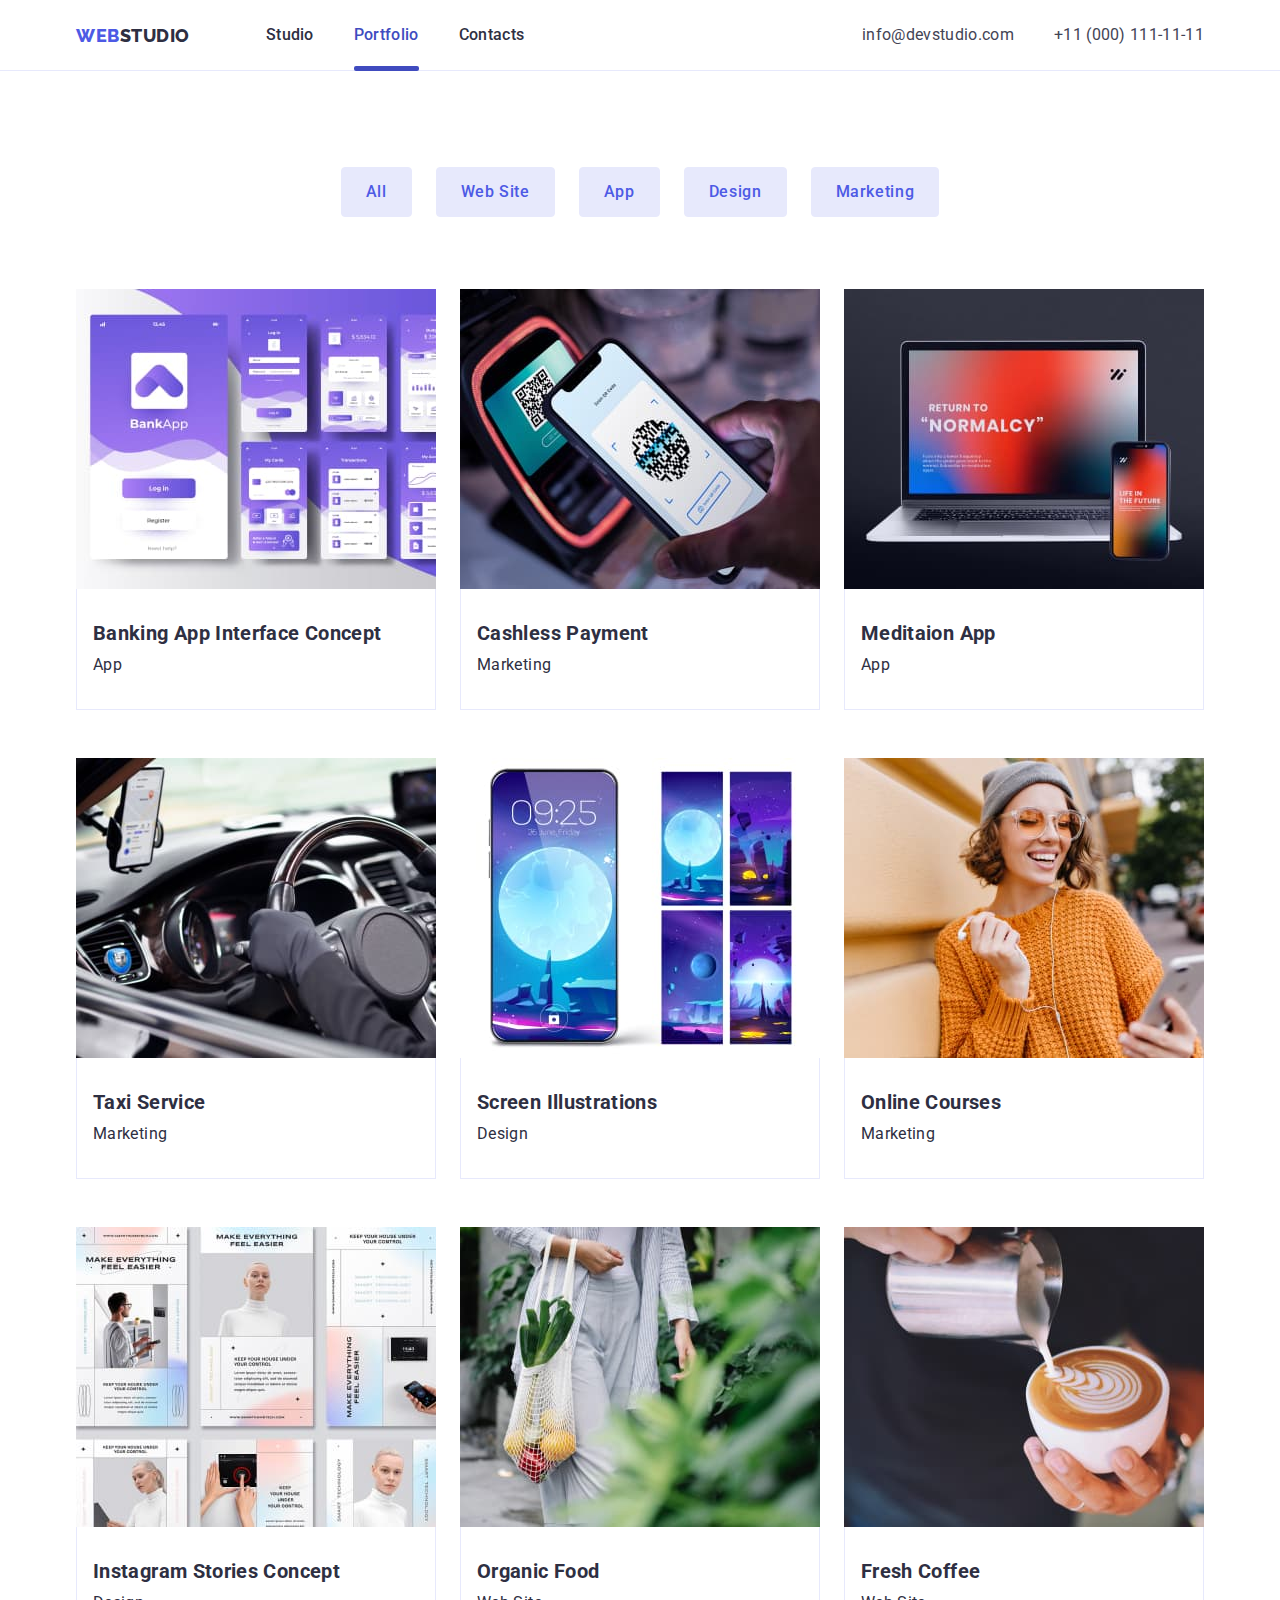
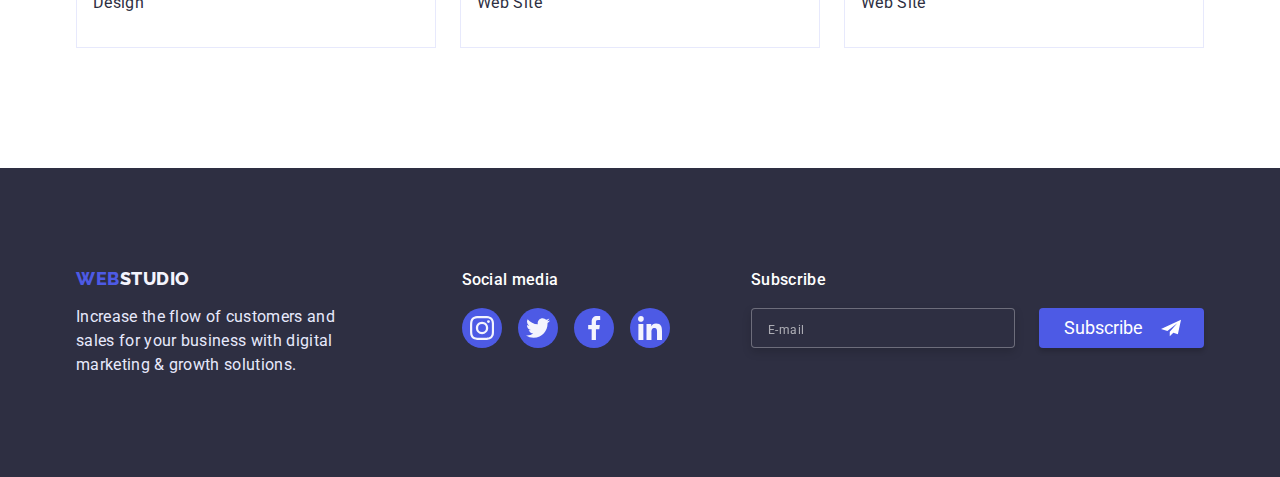
<file: portfolio.html>
<!DOCTYPE html>
<html lang="en">
  <head>
    <meta charset="UTF-8" />
    <meta http-equiv="X-UA-Compatible" content="IE=edge" />
    <meta name="viewport" content="width=device-width, initial-scale=1.0" />
    <title>Document</title>
    <!-- fonst -->
    <link rel="preconnect" href="https://fonts.googleapis.com" />
    <link rel="preconnect" href="https://fonts.gstatic.com" crossorigin />
    <link
      href="https://fonts.googleapis.com/css2?family=Raleway:wght@800&family=Roboto:wght@400;500;700;900&display=swap"
      rel="stylesheet"
    />
    <!-- modern-normalize -->
    <link
      rel="stylesheet"
      href="https://cdn.jsdelivr.net/npm/modern-normalize@1.1.0/modern-normalize.min.css"
    />
    <!-- Custom styles -->
    <link rel="stylesheet" href="./css/styles.css" />
  </head>

  <body>
    <header class="header">
      <div class="header-container container">
        <a class="header-logo link" href=""
          ><span class="header-logo-blue">Web</span>Studio</a
        >
        <nav class="header-nav">
          <ul class="header-list">
            <li class="header-item">
              <a class="header-link link" href="./index.html">Studio</a>
            </li>
            <li class="header-item">
              <a class="header-link link header-current" href="./portfolio.html"
                >Portfolio</a
              >
            </li>
            <li class="header-item">
              <a class="header-link link" href="">Contacts</a>
            </li>
          </ul>
        </nav>
        <address>
          <ul class="header-address">
            <li>
              <a class="header-contakt link" href="mailto:info@devstudio.com"
                >info@devstudio.com</a
              >
            </li>
            <li>
              <a class="header-contakt link" href="tel:+110001111111"
                >+11 (000) 111-11-11</a
              >
            </li>
          </ul>
        </address>
      </div>
    </header>
    <main>
      <!-- filters -->
      <section class="button section">
        <div class="container">
          <h1 hidden>Portfolio</h1>
          <ul class="btn-flex">
            <li>
              <button class="header-button btn" type="button">All</button>
            </li>
            <li>
              <button class="header-button btn" type="button">Web Site</button>
            </li>
            <li>
              <button class="header-button btn" type="button">App</button>
            </li>
            <li>
              <button class="header-button btn" type="button">Design</button>
            </li>
            <li>
              <button class="header-button btn" type="button">Marketing</button>
            </li>
          </ul>

          <!-- row1-3 -->

          <ul class="portfolio-flex">
            <li class="flex-item portfolio">
              <a class="portfolio-link" href="">
                <div class="product-thumb">
                  <img
                    src="./images/portfolio/row1card1(1).jpg"
                    alt="Banking App Interface Concept"
                    width="360"
                    height="300"
                  />

                  <div class="overlay">
                    <p>
                      14 Stylish and User-Friendly App Design Concepts · Task
                      Manager App · Calorie Tracker App · Exotic Fruit Ecommerce
                      App · Cloud Storage App
                    </p>
                  </div>
                </div>

                <div class="portfolio-bloc-item">
                  <h2 class="portfolio-caption">
                    Banking App Interface Concept
                  </h2>
                  <p class="portfolio-text">App</p>
                </div>
              </a>
            </li>

            <li class="flex-item">
              <a class="portfolio-link" href="">
                <div class="product-thumb">
                  <img
                    src="./images/portfolio/row1card2(1).jpg"
                    alt="Cashless Payment"
                    width="360"
                    height="300"
                  />
                  <div class="overlay">
                    <p>
                      14 Stylish and User-Friendly App Design Concepts · Task
                      Manager App · Calorie Tracker App · Exotic Fruit Ecommerce
                      App · Cloud Storage App
                    </p>
                  </div>
                </div>
                <div class="portfolio-bloc-item">
                  <h2 class="portfolio-caption">Cashless Payment</h2>
                  <p class="portfolio-text">Marketing</p>
                </div>
              </a>
            </li>

            <li class="flex-item">
              <a class="portfolio-link" href="">
                <div class="product-thumb">
                  <img
                    src="./images/portfolio/row1card3(1).jpg"
                    alt="Meditaion App"
                    width="360"
                    height="300"
                  />
                  <div class="overlay">
                    <p>
                      14 Stylish and User-Friendly App Design Concepts · Task
                      Manager App · Calorie Tracker App · Exotic Fruit Ecommerce
                      App · Cloud Storage App
                    </p>
                  </div>
                </div>
                <div class="portfolio-bloc-item">
                  <h2 class="portfolio-caption">Meditaion App</h2>
                  <p class="portfolio-text">App</p>
                </div>
              </a>
            </li>

            <li class="flex-item">
              <a class="portfolio-link" href="">
                <div class="product-thumb">
                  <img
                    src="./images/portfolio/row2card1(1).jpg"
                    alt="Taxi Service"
                    width="360"
                    height="300"
                  />
                  <div class="overlay">
                    <p>
                      14 Stylish and User-Friendly App Design Concepts · Task
                      Manager App · Calorie Tracker App · Exotic Fruit Ecommerce
                      App · Cloud Storage App
                    </p>
                  </div>
                </div>
                <div class="portfolio-bloc-item">
                  <h2 class="portfolio-caption">Taxi Service</h2>
                  <p class="portfolio-text">Marketing</p>
                </div>
              </a>
            </li>

            <li class="flex-item">
              <a class="portfolio-link" href="">
                <div class="product-thumb">
                  <img
                    src="./images/portfolio/row2card2(1).jpg"
                    alt="Screen Illustrations"
                    width="360"
                    height="300"
                  />
                  <div class="overlay">
                    <p>
                      14 Stylish and User-Friendly App Design Concepts · Task
                      Manager App · Calorie Tracker App · Exotic Fruit Ecommerce
                      App · Cloud Storage App
                    </p>
                  </div>
                </div>
                <div class="portfolio-bloc-item">
                  <h2 class="portfolio-caption">Screen Illustrations</h2>
                  <p class="portfolio-text">Design</p>
                </div>
              </a>
            </li>

            <li class="flex-item">
              <a class="portfolio-link" href="">
                <div class="product-thumb">
                  <img
                    src="./images/portfolio/row2card3(1).jpg"
                    alt="Online Courses"
                    width="360"
                    height="300"
                  />
                  <div class="overlay">
                    <p>
                      14 Stylish and User-Friendly App Design Concepts · Task
                      Manager App · Calorie Tracker App · Exotic Fruit Ecommerce
                      App · Cloud Storage App
                    </p>
                  </div>
                </div>
                <div class="portfolio-bloc-item">
                  <h2 class="portfolio-caption">Online Courses</h2>
                  <p class="portfolio-text">Marketing</p>
                </div>
              </a>
            </li>

            <li class="flex-item">
              <a class="portfolio-link" href="">
                <div class="product-thumb">
                  <img
                    src="./images/portfolio/row3card1(1).jpg"
                    alt="Instagram Stories Concept"
                    width="360"
                    height="300"
                  />
                  <div class="overlay">
                    <p>
                      14 Stylish and User-Friendly App Design Concepts · Task
                      Manager App · Calorie Tracker App · Exotic Fruit Ecommerce
                      App · Cloud Storage App
                    </p>
                  </div>
                </div>
                <div class="portfolio-bloc-item">
                  <h2 class="portfolio-caption">Instagram Stories Concept</h2>
                  <p class="portfolio-text">Design</p>
                </div>
              </a>
            </li>

            <li class="flex-item">
              <a class="portfolio-link" href="">
                <div class="product-thumb">
                  <img
                    src="./images/portfolio/row3card2(1).jpg"
                    alt="Organic Food"
                    width="360"
                    height="300"
                  />
                  <div class="overlay">
                    <p>
                      14 Stylish and User-Friendly App Design Concepts · Task
                      Manager App · Calorie Tracker App · Exotic Fruit Ecommerce
                      App · Cloud Storage App
                    </p>
                  </div>
                </div>
                <div class="portfolio-bloc-item">
                  <h2 class="portfolio-caption">Organic Food</h2>
                  <p class="portfolio-text">Web Site</p>
                </div>
              </a>
            </li>

            <li class="flex-item">
              <a class="portfolio-link" href="">
                <div class="product-thumb">
                  <img
                    src="./images/portfolio/row3card3(1).jpg"
                    alt="Fresh Coffee"
                    width="360"
                    height="300"
                  />
                  <div class="overlay">
                    <p>
                      14 Stylish and User-Friendly App Design Concepts · Task
                      Manager App · Calorie Tracker App · Exotic Fruit Ecommerce
                      App · Cloud Storage App
                    </p>
                  </div>
                </div>
                <div class="portfolio-bloc-item">
                  <h2 class="portfolio-caption">Fresh Coffee</h2>
                  <p class="portfolio-text">Web Site</p>
                </div>
              </a>
            </li>
          </ul>
        </div>
      </section>
    </main>
    <footer class="footer">
      <div class="container footer-bloc">
        <div class="footer-container">
          <a class="footer-logo link" href=""
            ><span class="footer-logo-blue">Web</span>Studio</a
          >

          <p class="logo-text">
            Increase the flow of customers and sales for your business with
            digital marketing & growth solutions.
          </p>
        </div>
        <div class="footer-sauce">
          <div>
            <h5 class="sauce-text">Social media</h5>
          </div>
          <div>
            <ul class="footer-sauce-bloc">
              <li class="socials-item">
                <a
                  class="socials-link sauce-socials-link"
                  href
                  aria-label="Instagram link"
                >
                  <svg class="socials-icon" width="24" height="24">
                    <use href="./images/icons.svg#icon-instagram"></use>
                  </svg>
                </a>
              </li>
              <li class="socials-item">
                <a
                  class="socials-link sauce-socials-link"
                  href
                  aria-label="Twitter link"
                >
                  <svg class="socials-icon" width="24" height="24">
                    <use href="./images/icons.svg#icon-twitter"></use>
                  </svg>
                </a>
              </li>
              <li class="socials-item">
                <a
                  class="socials-link sauce-socials-link"
                  href
                  aria-label="Twitter link"
                >
                  <svg class="socials-icon" width="24" height="24">
                    <use href="./images/icons.svg#icon-facebook"></use>
                  </svg>
                </a>
              </li>
              <li class="socials-item">
                <a
                  class="socials-link sauce-socials-link"
                  href
                  aria-label="Facebook link"
                >
                  <svg class="socials-icon" width="24" height="24">
                    <use href="./images/icons.svg#icon-linkedin"></use>
                  </svg>
                </a>
              </li>
            </ul>
          </div>
        </div>
        <div class="footer-mail-bloc">
          <p>Subscribe</p>
          <form class="footer-mail-form" name="footer_mail_form">
            <label class="footer-mail-form-lebel">
              <input
                class="footer-mail-input"
                type="email"
                name="footer_mail_input"
                placeholder="E-mail"
              />
            </label>

            <button class="btn-footer-mail" type="submit">
              Subscribe
              <svg class="footer-mail-icon" width="24" height="20">
                <use href="./images/icons.svg#icon-Frame"></use>
              </svg>
            </button>
          </form>
        </div>
      </div>
    </footer>
    <script src="./js/modal.js"></script>
  </body>
</html>
</file>
<file: css/styles.css>
:root {
  /* Fonts */
  --primary-font: 'roboto', sans-serif;
  --secondary-font: 'Raleway', sans-serif;

  /* Text colors */

  --color-iris: #4d5ae5;
  --color-ocean: #404bbf;
  --color-novy-blue: #2e2f42;
  --color-green: #31d0aa;
  --color-slate: #434455;
  --color-light-slate: #8e8f99;
  --color-cornflower: #e7e9fc;
  --color-cloud: #f4f4fd;
  --color-white: #ffffff;


/* Timing function */
--timing-function:250ms cubic-bezier(0.4, 0, 0.2, 1);
}


/* reset */

h1,
h2,
h3,
h4,
h5,
h6,
p,
ul {
  margin: 0;
  padding: 0;
}

body {
  font-family: var(--primary-font);
  font-size: 18px;

  letter-spacing: 0.02em;
  color: var(--color-novy-blue);
}

img {
  display: block;
  max-width: 100%;
  height: auto;
}


label{
  cursor: pointer;
}

.visually-hidden {
  position: absolute;
  white-space: nowrap;
  width: 1px;
  height: 1px;
  overflow: hidden;
  border: 0;
  padding: 0;
  clip: rect(0 0 0 0);
  clip-path: inset(50%);
  margin: -1px;
}

/* container */
.container {
  
  /* Phone screen: >=320px */
  
  width: 100%;
  /* min-width: 320px;
  max-width: 428px; */
  padding-left: 15px;
  padding-right: 15px;
  margin-left: auto;
  margin-right: auto;
  
  /* outline: 1px solid red; */

}

@media screen and (min-width:480px) {
  .container {
    max-width: 428px;
  }
  
}

/* Tablet screen: >=768px   */
@media screen and (min-width:768px) {
  .container{
    max-width: 768px;
  }
  .container-bloc{
  padding-left: 108px;
  padding-right: 108px;
}
 }

/* Desktop screen: >=1200px   */
@media screen and (min-width:1200px) {
  .container{
    max-width: 1158px;
  
   padding-left: 15px;
   padding-right: 15px;

  }

  }
 
  /* .section {
 
  padding-top:96px;
  padding-bottom: 96px;
 
  
}
  */

 @media screen and (min-width:1200px) {
  .section{
    padding-top:120px;
  padding-bottom: 120px;

  }
 }




/* Header styles */




.header-logo {
  font-family: var(--secondary-font);
  font-weight: 800;
  font-size: 18px;
  line-height: calc(21 / 18);
  letter-spacing: 0.03em;
  text-transform: uppercase;
  color: var(--color-novy-blue);
 
}

@media screen and (min-width:1200px) {
  .header-logo{
    margin-right: 36px;
  }
}








.header-logo-blue {
  color: var(--color-iris);
}

.header-list{
  display: none;
}

@media screen and (min-width:768px) {
  .header-list {
  display: flex;
  align-items: center;
  gap: 40px;
}
}

.header-nav {
  margin-right: auto;
}
.header-link {
  display: block;
  padding-top: 24px;
  padding-bottom: 24px;
  font-weight: 500;
  font-size: 16px;
  line-height: calc(24 / 16);
  letter-spacing: 0.02em;
  color: var(--color-novy-blue);
  
}

.header-address{
  display: none;
}

@media screen and (min-width:768px) {
  .header-address {
  display: flex;
  flex-wrap: wrap;
  justify-content: flex-end;
  align-items: center;
  gap: 12px;
 
}
  
}

@media screen and (min-width:1200px) {
  .header-address{
    gap: 40px;
  }
  
}

li {
  list-style: none;
}
.link{
  text-decoration: none;

}

.header-link {
  
  position: relative;
transition: color var(--timing-function);
}
 
.header-current{
  color: var(--color-ocean);
}


 

.header-current::after {
content:'';
position: absolute;
left: 0;
bottom: 0;
display: block;
width: 100%;
height: 5px;
background-color:var(--color-ocean);
border-radius: 2px;
/* 
opacity: 0;
transition: opacity var(--timing-function),  */

}






.header-link:hover,
.header-link:focus {
  color: var(--color-ocean);
}

/* .header-mail {
  font-style: normal;
  font-weight: 400;
  font-size: 16px;
  line-height: calc(24 / 16);
  letter-spacing: 0.02em;
  color: var(--color-slate);
  transition: color var(--timing-function);
} */

/* .header-mail:hover,
.header-mail:focus {
  color: var(--color-ocean);
} */

.header-contakt {
  font-style: normal;
  font-weight: 400;
 font-size: 12px;
line-height: calc(14/12);
letter-spacing: 0.04em;
  color: var(--color-slate);
  transition: color var(--timing-function);
}

@media screen and (min-width:1200px) {
  .header-contakt{
     font-size: 16px;
  line-height: calc(24 / 16);
  letter-spacing: 0.02em;
  }
  
}


.header-contakt:hover,
.header-contakt:focus {
  color: var(--color-ocean);
}

.header {
  border-bottom: 1px solid #e7e9fc;
}

.header-container {
  display: flex;
  align-items: center;
  height: 70px;
  
}

@media screen and (min-width:768px) {
  .header-container {
    display: flex;
    align-items: center;
    gap: 120px;
    
  }
  
}

@media screen and (min-width:1200px) {
  .header-container{
    height: 70px;
    gap: 40px;
   
    
  }
  
}

.header-menu-btn{
 display: flex;
 align-items: center;
  background-color: transparent;
  border: none;
  padding: 0;
  
}

.header-menu-icon{
 

stroke: var(--color-novy-blue);
 /* outline: 1px solid red; */
}

@media screen and (min-width:768px) {
  .header-menu-btn{
    display: none;
  }
  
}

/* hero */

.hero {
  background-color: var(--color-novy-blue);
  padding-bottom: 112px;
  padding-top: 112px;
}

@media screen and (min-width:1200px){
  .hero{
    padding-bottom: 188px;
    padding-top: 188px;
  }
}

.hero-background{
  max-width: 1440px;
  margin-left: auto;
  margin-right: auto;
  background-image:linear-gradient(rgba(46, 47, 66, 0.7),rgba(46, 47, 66, 0.7)), url(../images/hero/hero-bg_mob@1x.jpg);
  background-repeat: no-repeat;
  background-position: center;
  background-size: cover;
  }

  @media (min-device-pixel-ratio: 2),
    (-webkit-min-device-pixel-ratio: 2),
    (min-resolution: 192dpi),
    (min-resolution: 2dppx) {
      .hero-background{
      background-image:linear-gradient(rgba(46, 47, 66, 0.7),rgba(46, 47, 66, 0.7)), url(../images/hero/hero-bg_mob@2x.jpg);
    }
  }

 
  @media screen and (min-width:768px) {
    .hero-background{
      /* max-width: 768px; */
      background-image:linear-gradient(rgba(46, 47, 66, 0.7),rgba(46, 47, 66, 0.7)), url(../images/hero/hero-bg_tab@1x.jpg);
    }
    
    @media (min-device-pixel-ratio: 2),
    (-webkit-min-device-pixel-ratio: 2),
    (min-resolution: 192dpi),
    (min-resolution: 2dppx) {
      .hero-background{
      background-image:linear-gradient(rgba(46, 47, 66, 0.7),rgba(46, 47, 66, 0.7)), url(../images/hero/hero-bg_tab@2x.jpg);
    }
  }
  }

  @media screen and (min-width:1200px) {
    .hero-background{
      /* max-width: 1440px; */
      background-image:linear-gradient(rgba(46, 47, 66, 0.7),rgba(46, 47, 66, 0.7)), url(../images/hero/hero-bg_desk@1x.jpg);
    }  
    @media (min-device-pixel-ratio: 2),
    (-webkit-min-device-pixel-ratio: 2),
    (min-resolution: 192dpi),
    (min-resolution: 2dppx) {
      .hero-background{
      background-image:linear-gradient(rgba(46, 47, 66, 0.7),rgba(46, 47, 66, 0.7)), url(../images/hero/hero-bg_desk@2x.jpg);
    }
  }
  }

.hero-title {

  max-width: 320px;
  
  font-weight: 700;
font-size: 36px;
line-height:calc(40/36);
 text-align: center;
 
 margin-left: auto;
  margin-right: auto;
  margin-bottom: 72px;
 color: var(--color-white);
 
}


@media screen and (min-width:768px) {

  .hero-title{
    max-width: 496px;
    font-size: 56px;
  line-height: calc(60 / 56);
  margin-bottom: 36px;
  }
}

@media screen and (min-width:1200px){
  .hero-title{
    max-width: 500px;
     margin-bottom: 48px;
  }
}







.hero-button {
  display: block;
  min-width: 169px;
  min-height: 56px;
  font-family: var(--primary-font);
  font-weight: 500;
  font-size: 16px;
  line-height: calc(24 / 16);

  letter-spacing: 0.04em;
  color: var(--color-white);
  cursor: pointer;
  background-color: var(--color-iris);
  box-shadow: 0px 4px 4px rgba(0, 0, 0, 0.15);
  border-radius: 4px;
  border: 1px solid transparent;
  margin-left: auto;
  margin-right: auto;
  transition: background-color var(--timing-function);
}

.hero-button:hover,
.hero-button:focus {
  background-color: var(--color-ocean);
}

.header-button {
  font-family: var(--primary-font);

  font-weight: 500;
  font-size: 16px;
  line-height: calc(24 / 16);
  text-align: center;
  letter-spacing: 0.04em;
  cursor: pointer;
  color: var(--color-iris);
  background-color: var(--color-cornflower);
}

.backdrop{
position: fixed;
top: 0;
left: 0;
width: 100%;
height: 100%;
background-color:rgba(46, 47, 66, 0.4);
opacity: 1;
transition: opacity 250ms var(--timing-function);

}

.backdrop.is-hidden{
  opacity: 0;
  pointer-events: none;
}

.backdrop.is-hidden .modal {
  transform: translate(-50%,-50%) scale(0.8);
}

.modal{
position: absolute;
top: 50%;
left: 50%;
transform: translate(-50%,-50%) scale(1);
height: 584px;
width: 408px;
padding: 72px 24px 24px 24px;

background-color: #FCFCFC;
box-shadow: 0px 1px 1px rgba(0, 0, 0, 0.14), 0px 1px 3px rgba(0, 0, 0, 0.12), 0px 2px 1px rgba(0, 0, 0, 0.2);
border-radius: 4px;
 
 transition: transform var(--timing-function);
}

.modal-btn{
 position: absolute;
 top: 24px;
 right: 24px;

 display: flex;
 align-items: center;
 justify-content: center;
 fill: #000000;
  width: 24px;
  height: 24px;
  padding: 0;
  
  background-color: var(--color-cornflower);
  border: 1px solid rgba(0, 0, 0, 0.1);
  border-radius: 50%;
  cursor: pointer;
  transition: background-color var(--timing-function), fill var(--timing-function) ;
}

.modal-btn:hover{
  background-color:var(--color-ocean);
  fill: var(--color-white) ;
  
}


/* Form modal */

.modal-form{

color:var(--color-light-slate);
}

.modal-title{
display:block;
  font-weight: 500;
font-size: 16px;
line-height: calc(24/16);
text-align: center;
margin-bottom: 16px;
color: var(--color-novy-blue);
}



.form-field{
 
  display: flex;
  flex-direction: column;
  margin: 0;
  margin-bottom: 8px;

  transition: 0;
  
}
 

.form-field input{

  border: 1px solid rgba(33, 33, 33, 0.2);
  border-radius: 4px;
width: 360px;
height: 40px;
outline: none;
transition: border-color var(--timing-function);

}


 
.label-item{
display: block;
margin-bottom: 4px;
font-weight: 400;
font-size: 12px;
line-height: calc(14/12);
letter-spacing: 0.04em;
  }
 
 .modal-input-group{
  position: relative;
 
 }

.form-name label{
  letter-spacing: 0.04em;

}

  



.frame-focus{
padding-left:38px;
transition: outline-color var(--timing-function);
}

.frame-focus:focus{
border-color:var(--color-iris);
}

.modal-icon{
position: absolute;
top: 50%;
left: 16px;
fill: var(--color-novy-blue);
transform: translateY(-50%);
transition: fill var(--timing-function);
}

.frame-focus:focus ~ .modal-icon{
fill:var(--color-iris);
}

.textarea-modal-focus{
  display: block;
  width: 360px;
height: 120px;
padding: 8px 16px;
resize: none;
outline: none;
border: 1px solid rgba(33, 33, 33, 0.2);
border-radius: 4px;
transition: border-color var(--timing-function);
}


.textarea-modal-focus:focus{
 border-color: var(--color-iris);
}

.textarea-modal-focus::placeholder{
font-weight: 400;
font-size: 12px;
line-height: calc(14/12);
letter-spacing: 0.04em;
color: rgba(117, 117, 117, 0.5);
}

.textarea-bloc{
  margin-bottom: 16px;
}

.modal-checkbox-label{
display: flex;
align-items: center;
justify-content: start;
gap: 8px;
margin-bottom:24px ;
cursor: pointer;
}

.checkbox input {
  border: 1.25px solid #404BBF;
  border-radius: 2px;
}

.modal-checkbox-label{
font-weight: 400;
font-size: 12px;
line-height: calc(14/12);
letter-spacing: 0.04em;
}


.custom-checkbox-frame{
  position: relative;
  fill: transparent;
  stroke:#2E2F42;

 transition:fill var(--timing-function),stroke var(--timing-function);
}
.modal-checkbox-input:checked + .custom-checkbox > .custom-checkbox-frame {
  
  fill: var(--color-ocean);
  stroke: var(--color-ocean);
}

.modal-checkbox-input:checked + .custom-checkbox >.custom-checkbox-clic {
  opacity: 1;
  
}

 

.custom-checkbox-clic{
  opacity:0 ;
  transition:opacity var(--timing-function);
}
.modal-form-desc{
  color:  #757575;
}

.label-policy-link{
  color: var(--color-iris);
}

.button-modal{
display:block;
justify-content: center;
padding: 16px 32px;

letter-spacing: 0.04em;
margin-left: auto;
margin-right: auto;
  width: 169px;
  height: 56px;
  border: 0;
  box-shadow: 0px 4px 4px rgba(0, 0, 0, 0.15);
  border-radius: 4px;
  background-color: var(--color-iris);
  color: var(--color-white);
transition: background-color var(--timing-function);
cursor: pointer;
}


.button-modal:hover,
.button-modal:focus{
  background-color: var(--color-ocean);
}

.btn:hover {
   box-shadow: 0px 3px 1px rgba(0, 0, 0, 0.1), 0px 2px 1px rgba(0, 0, 0, 0.08),
    0px 2px 2px rgba(0, 0, 0, 0.12);
}

.btn:focus,
.btn:hover {
  color: var(--color-white);
  background-color: var(--color-iris);
}


/* section1-studio */

.flexbox-container {
  display: flex;
 flex-direction: column;
 row-gap: 72px;

}

.features-container{
    padding-top: 96px;
    padding-bottom: 96px;
  }

@media screen and  (min-width: 768px) {
  .flexbox-container {
 flex-direction: row;
    flex-wrap: wrap;
    column-gap: 24px;
   
  }

  .features-bloc{
    width: calc((100% - 24px) / 2);
  margin-bottom: 0;
  }
 
 }

.thumb{
  display: none;
}

@media screen and (min-width:1200px) {

  .thumb {
  display: flex;
  background-color:var(--color-cloud) ;
  border-radius: 4px;
  height: 112px;
  align-items: center;
  justify-content: center;
  margin-bottom: 8px;
}
.flexbox-container {
 flex-wrap: nowrap;
  align-items: flex-start;
  gap: 24px;
}
.features-container{
  padding-top: 0;
  padding-bottom: 0;
}
}


.features {
  font-weight: 700;
  font-size: 36px;
  line-height: calc(40/36);
  letter-spacing: 0.02em;
  text-align: center;
  margin-bottom: 8px;
  
}
@media screen and  (min-width: 768px) {
   .features{
        text-align: start;
  }
}
@media screen and (min-width:1200px){
  .features {
font-weight: 500;
  font-size: 20px;
  line-height: calc(24 / 20);
    
  }
}

.features-text {
  font-weight: 500;
font-size: 16px;
line-height: calc(24 / 16);
letter-spacing: 0.02em;
color: var(--color-slate); 
 
}





/* Section2-benefit */

.benefits-title {
  margin-bottom: 72px;
  font-weight: 700;
  font-size: 36px;
  line-height: calc(40 / 36);
  text-align: center;
  letter-spacing: 0.02em;
  text-transform: capitalize;
}
.benefits-flex {
  display: flex;
  justify-content: center;
  gap: 24px;
}

/* Our Team */
.team-bloc {
  background: #f4f4fd;
}

.team-container{
  padding-top: 96px;
  padding-bottom: 96px;
}

@media screen and (min-width:320px) and (max-width:767px){
  .team-container{
    padding-left: 0px;
    padding-right: 0px;
  }
}
.team {
  margin-bottom: 72px;
  font-size: 36px;
  line-height: calc(40 / 36);
  text-align: center;
  letter-spacing: 0.02em;
  text-transform: capitalize;
}

.border {
  box-shadow: 0px 1px 6px rgba(46, 47, 66, 0.08),
    0px 1px 1px rgba(46, 47, 66, 0.16), 0px 2px 1px rgba(46, 47, 66, 0.08);
  border-radius: 0px 0px 4px 4px;
  background: var(--color-white);
}

.team-inner {
  padding-top: 32px;
  padding-bottom: 32px;
}
.team-items {
  margin-bottom: 8px;
  font-weight: 500;
  font-size: 20px;
  line-height: calc(24 / 20);
  text-align: center;
  letter-spacing: 0.02em;
}

.team-img {
  margin-bottom: 32px;
}

.team-description {
  margin-bottom: 8px;
  font-size: 16px;
  line-height: calc(24 / 16);
  text-align: center;
  letter-spacing: 0.02em;

}

.team-flex {
  display: flex;
  flex-direction: column;
  
  gap: 72px;
  padding-left: 82px;
  padding-right: 82px;
  /* padding-left: 0px;
  gap: 24px;
   */
}
@media screen and (min-width:768px) {
  .team-flex{
    flex-direction: row;
    flex-wrap: wrap;
    row-gap: 64px;
    column-gap: 24px;
    padding-left: 108px;
  padding-right: 108px;
   
  }
  .border{
    width: calc((100% - 24px) / 2);
  }
}

@media screen and (min-width:1200px) {
  .team-flex{
  flex-wrap:nowrap;
  justify-content: center;
  padding: 0;
}
}
 .socials{
  display: flex;
  align-items: center;
  justify-content: center;
  gap: 24px;
 }
 


.socials-link {
  display: flex;
  align-items: center;
  justify-content: center;
  width: 40px;
  height: 40px;
  border-radius: 50%;
  background-color: var(--color-iris);
  fill:var(--color-cloud);
  transition: background-color var(--timing-function);
}

.socials-link:hover,
.socials-link:focus{
 background-color: var(--color-ocean);
}

/* Customers section */

 .customers-section {
   padding-top: 96px; 
   padding-bottom: 96px;
 } 

 @media screen and (min-width:1200px) {
  .customers-section {
    padding-top: 120px; 
   padding-bottom: 120px;
  }
} 

.customers-item {
  margin-bottom: 72px;
  font-weight: 700;
font-size: 36px;
line-height: 40px;
text-align: center;
}
.customers-bloc {
  display:flex;
  flex-wrap: wrap;
  row-gap: 72px;
  column-gap: 16px;
align-items: center;
justify-content: center;


  
}

.customers-logo{
  width: calc((100% - 16px) / 2);
}

@media screen and (min-width:768px) {
    .customers-bloc{
       column-gap: 24px;
   /* padding-left: 108px;
   padding-right: 108px; */
  }
.customers-logo{
    width: calc((100% - 2*24px) /3 );
  }

}

@media screen and (min-width:1200px) {
  .customers-bloc{
    flex-wrap: nowrap;
  }
}



.customers-link {
  display: flex;
  align-items: center;
  justify-content: center;
  /* min-width: 168px;    */
  height: 88px;
  border: 1px solid var(--color-light-slate);
  border-radius: 4px;
  background-color: var(--color-white);
  fill:var(--color-light-slate);
  transition: fill var(--timing-function), border var(--timing-function);
}

.customers-link:hover,
.customers-link:focus{
 
 fill:var(--color-ocean) ;
 border: 1px solid var(--color-ocean);
}



/* footer */
.footer {
  background-color: var(--color-novy-blue);
  padding-top: 96px;
  padding-bottom: 96px;
}

@media screen and (min-width:1200px){
  .footer {
    padding-top: 100px;
    padding-bottom: 100px;
  }
}


.footer-bloc{
  display: flex;
  flex-wrap: wrap;
  justify-content: center;
  gap: 72px;
   
}
@media screen and (min-width:768px) and (max-width:1199px) {
  .footer-bloc{
  column-gap: 24px;
  justify-content: left;
}
}

@media screen and (min-width:1200px) {
  .footer-bloc{
    flex-wrap: nowrap;
    gap: 80px;
    justify-content: space-between; 
  }
}

.footer-container {
  width: 264px;
  
}

@media screen and (min-width:1200px) {
  .footer-container {
 width: 304px;
 
  padding-right: 40px;
}
}

.footer-logo {
  display: block;
  margin-bottom: 16px;
  font-family: var(--secondary-font);
  font-weight: 800;
  font-size: 18px;
  text-align: center;
  line-height: calc(21 / 18);
  letter-spacing: 0.03em;
  text-transform: uppercase;

  color: var(--color-cloud);
}

@media screen and (min-width:768px) {
  .footer-logo{
    text-align: left;
    
  }
  
}

.footer-logo-blue {
  color: var(--color-iris);
}
.logo-text {
  font-size: 16px;
  line-height: calc(24 / 16);
  letter-spacing: 0.02em;
  color: var(--color-cornflower);
}
 
.footer-sauce-bloc{
  display: flex;
  /* flex-wrap: wrap; */
  gap: 16px;
  

}
.sauce-text{
  margin-bottom: 16px;
  font-family: 'Roboto';

font-weight: 500;
font-size: 16px;
text-align: center;
line-height: calc(24 / 16);
letter-spacing: 0.02em;
color:var(--color-white);

}
@media screen and (min-width:768px) {
  .sauce-text{
    text-align: left;
  }
}

.sauce-socials-link{
background-color:var(--color-iris);
transition: background-color var(--timing-function);
}

.sauce-socials-link:hover,
.sauce-socials-link:focus{
  background-color: var(--color-green);
}



.footer-mail-bloc > p{
margin-bottom: 16px;
  font-weight: 500;
font-size: 16px;
line-height: calc(24/16);
letter-spacing: 0.02em;
  color: var(--color-white);
}
.text-mail-bloc{
  text-align: center;
}

@media screen and (min-width:768px) {
.text-mail-bloc{
  text-align: left;
}
  
}

.footer-mail-form{
  display: flex;
  flex-wrap: wrap;
  justify-content: center;
  align-items: center;
  gap: 16px;
}

@media screen and (min-width:768px) {
  .footer-mail-form{
    flex-wrap: nowrap;
    gap: 24px;
  }
  
}




.footer-mail-input {
 
  width:398px;
  height: 40px;
  padding-left: 16px;
  border: 1px solid rgba(255, 255, 255, 0.3);
filter: drop-shadow(0px 4px 4px rgba(0, 0, 0, 0.15));
border-radius: 4px;
background-color: var(--color-novy-blue);
 color: var(--color-white); 
 cursor: pointer;
}
@media screen and (min-width:768px) {

  .footer-mail-input{
     width: 264px;
  }
}

.footer-mail-input::placeholder{
  display: flex;
  align-items: center;
 
  font-weight: 400;
  font-size: 12px;
  line-height: 24px;
  
  
  letter-spacing: 0.04em;
 
  color: rgba(255, 255, 255, 0.6); 
}



.btn-footer-mail {
  
  display: flex;
  align-items: center;
  gap: 16px;
  min-width: 165px;
height: 40px;
padding-left: 24px;
  border: 1px solid transparent;
border-radius: 4px;
 background-color: var(--color-iris);
 color:var(--color-white);
 cursor: pointer;
box-shadow: 0px 4px 4px rgba(0, 0, 0, 0.15);
transition: background-color var(--timing-function);
 
}
.btn-footer-mail:hover,
.btn-footer-mail:focus{
  background-color: var(--color-ocean);

}

/* portfolio */
.btn {
  padding: 12px 24px;
  
  border-radius: 4px;
  border: 1px solid #e7e9fc;
  transition: box-shadow var(--timing-function), color var(--timing-function), background-color var(--timing-function) ;
}

.btn-flex {
  display: flex;
  justify-content: center;
  
  margin-bottom: 72px;
  padding-left: 0px;
}

.btn-flex li:not(:last-child) {
  margin-right: 24px;
}

.portfolio-flex {
  display: flex;
  flex-wrap: wrap;
  row-gap: 48px;
  column-gap: 24px;
}
.flex-item {
  flex-basis: calc((100% - 2 * 24px) / 3);
  
}

.portfolio-link{
  display: inline-block;
  color: var(--color-novy-blue);
  text-decoration: none;
  transition: box-shadow var(--timing-function);
}
.portfolio-link:hover,
.portfolio-link:focus {
box-shadow: 0px 1px 6px rgba(46, 47, 66, 0.08), 0px 1px 1px rgba(46, 47, 66, 0.16), 0px 2px 1px rgba(46, 47, 66, 0.08);
 }
 
 .product-thumb {
  position: relative;
  overflow: hidden;
}

 .overlay{
position: absolute;
top: 0;
left: 0;
height: 100%;
width: 100%;

padding-top: 40px;
padding-left: 32px;
padding-right: 32px;
color:var(--color-cloud) ;
background-color: var(--color-ocean);

transform: translatey(100%);
transition: transform var(--timing-function);
 }


.portfolio-link:hover .overlay {
  transform: translatey(0);
  
}

 .overlay > p {
  width: 296px;
  font-size: 16px;
  line-height:calc(24 / 16);  
 
 }

 
  .portfolio-bloc-item {
  padding-top: 32px;
  padding-bottom: 32px;
  padding-left: 16px;
  border: 1px solid #e7e9fc;
  border-top: none;
}

.portfolio-caption {
  margin-bottom: 8px;
  font-weight: 500px;
  font-size: 20px;
  line-height: calc(24 / 20);
}

.portfolio-text {
  font-size: 16px;
  line-height: calc(24 / 16);
}

/* Section2-benefit */
.benefits-section {
  display: none;
  padding-top: 0;
}
@media screen and (min-width:1200px) {
  .benefits-section{
    display: block;
  
  }
  
}

.button {
  padding-top: 96px;
}

/* todo Mobile-menu */


.menu-toggle {
  display: flex;
  align-items: center;
  justify-content: center;
  min-height: 24px;
  min-width: 24px;
  margin: 0;
  padding: 0;

  background-color: rgba(231, 233, 252,0.1);
   
  border: 1px solid #e7e9fc;
  border-radius: 50%;
  
}



@media (min-width: 768px) {
  .menu-toggle {
    display: none;
  }
}

.menu-toggle:hover,
.menu-toggle:focus {
  background-color: rgba(0, 0, 0, 0.1);
}

.menu-container {
  position: fixed;
  top: 0;
  left: 0;
  width: 100vw;
  height: 100vh;


  padding: 40px;
  padding-top: 80px;
  box-shadow: 0px 2px 1px rgba(46, 47, 66, 0.08), 0px 1px 1px rgba(46, 47, 66, 0.16), 0px 1px 6px rgba(46, 47, 66, 0.08);
  background-color:var(--color-white);
  z-index: 999;

  transform: translateX(100%);
  transition: var(--timing-function);
}

.menu-container.is-open {
  transform: translateX(0);
}

.menu-container .menu-toggle {
  position: absolute;
  top: 16px;
  right: 16px;
  
 
}

.menu-toggle{
  
}

.menu-close-btn{

}

.mobile-menu {
  display: flex;
  flex-direction: column;
  gap: 40px;
  padding: 0;
  margin: 0;
  margin-bottom: 284px;
  list-style: none;
}

.mobile-menu .link {
  /* display: block;
  padding: 10px; */
  font-weight: 700;
font-size: 36px;
 line-height: calc(40/36);
color:  var(--color-novy-blue);
  text-decoration: none;
}

.mobile-menu .color-blue{
color: var(--color-ocean);
}

.mobile-contacts{
  display: flex;
  flex-direction: column;
  gap: 40px;
  margin-bottom: 40px;

}

.mabile-contacts-tel{
  font-weight: 500;
  font-size: 36px;
line-height: calc(40/36);
color:var(--color-iris);

}
.mabile-contacts-mail{
  font-weight: 500;
font-size: 20px;
line-height: calc(24/20);
color: var(--color-slate);
}

.mobile-socials{
  display: flex;
  gap: 56px;
}
.mobile-socials .link{
  display: flex;
  align-items: center;
  justify-content: center;
  width: 40px;
  height: 40px;
  border-radius: 50%;
  background-color: var(--color-iris);
  fill:var(--color-cloud);
  transition: background-color var(--timing-function);
}


.mobile-socials .link:hover,
.mobile-socials .link:focus{
background-color: var(--color-ocean);
}
</file>
